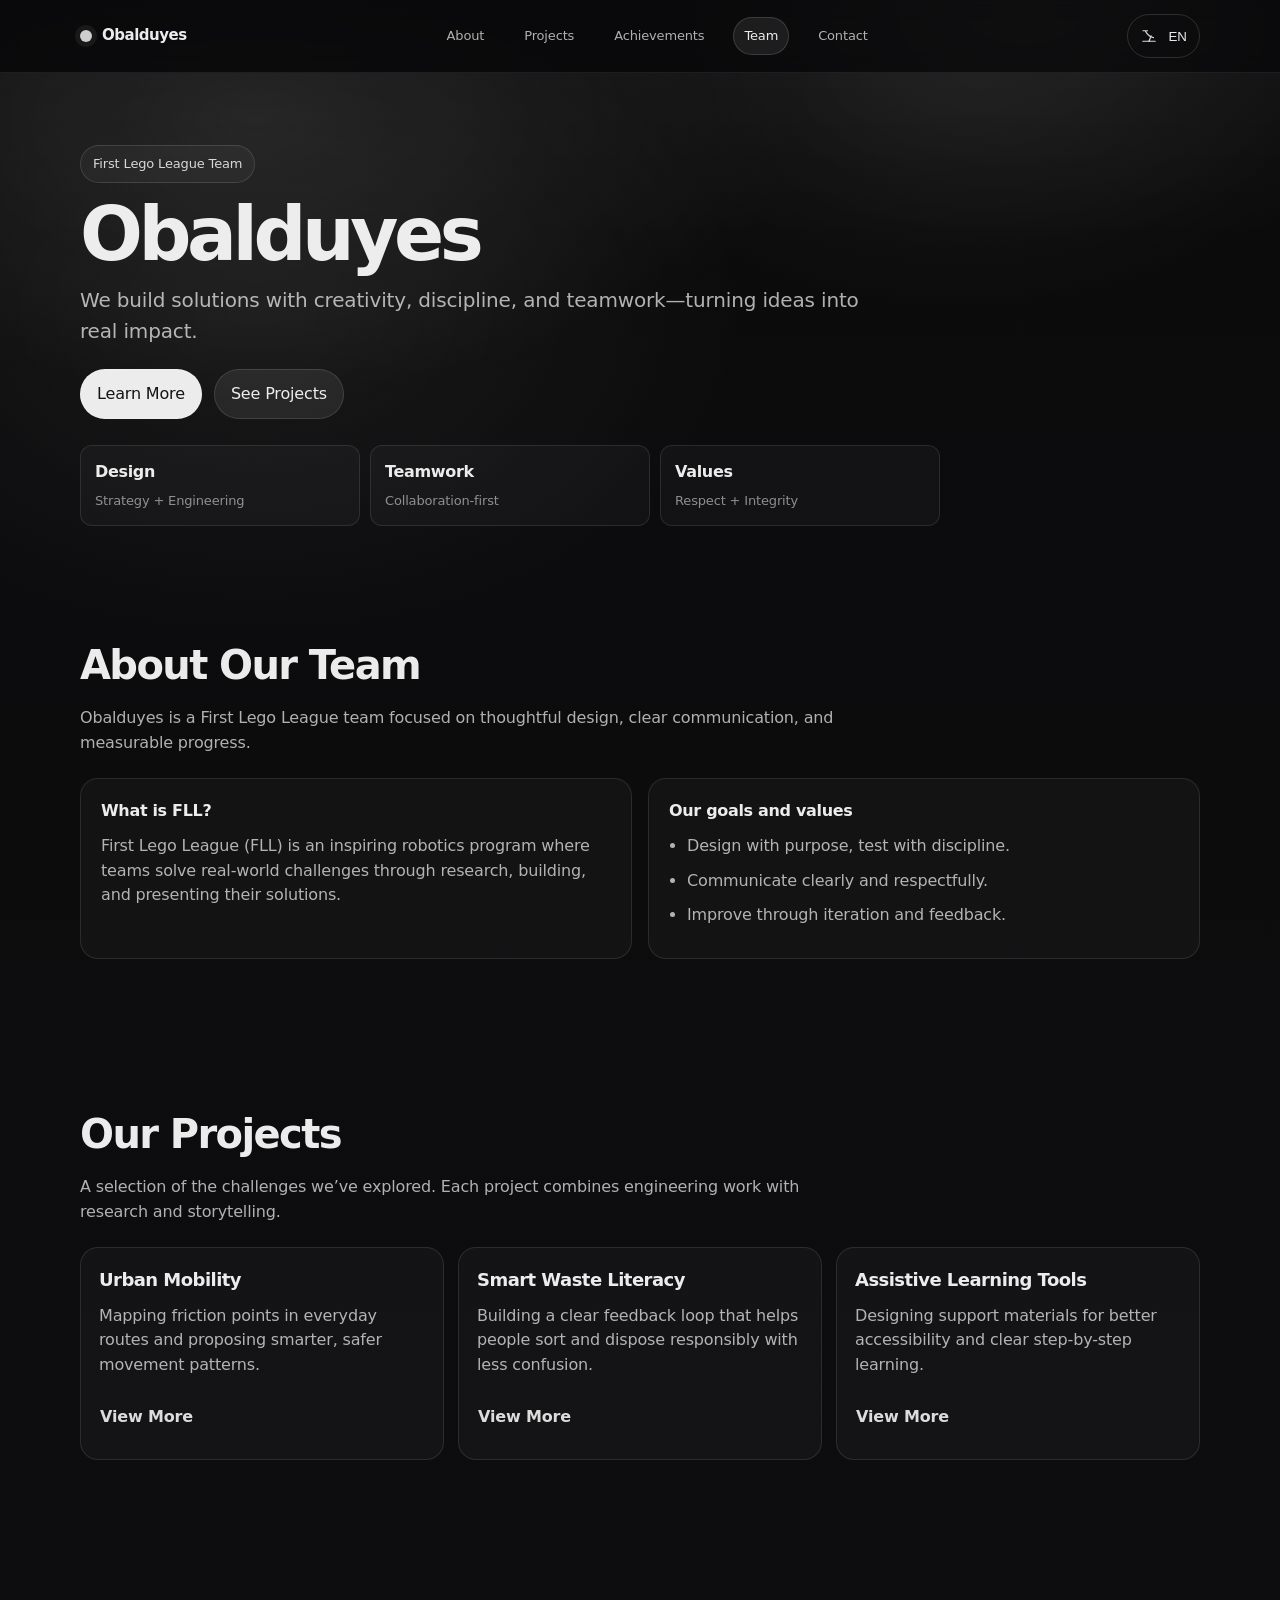
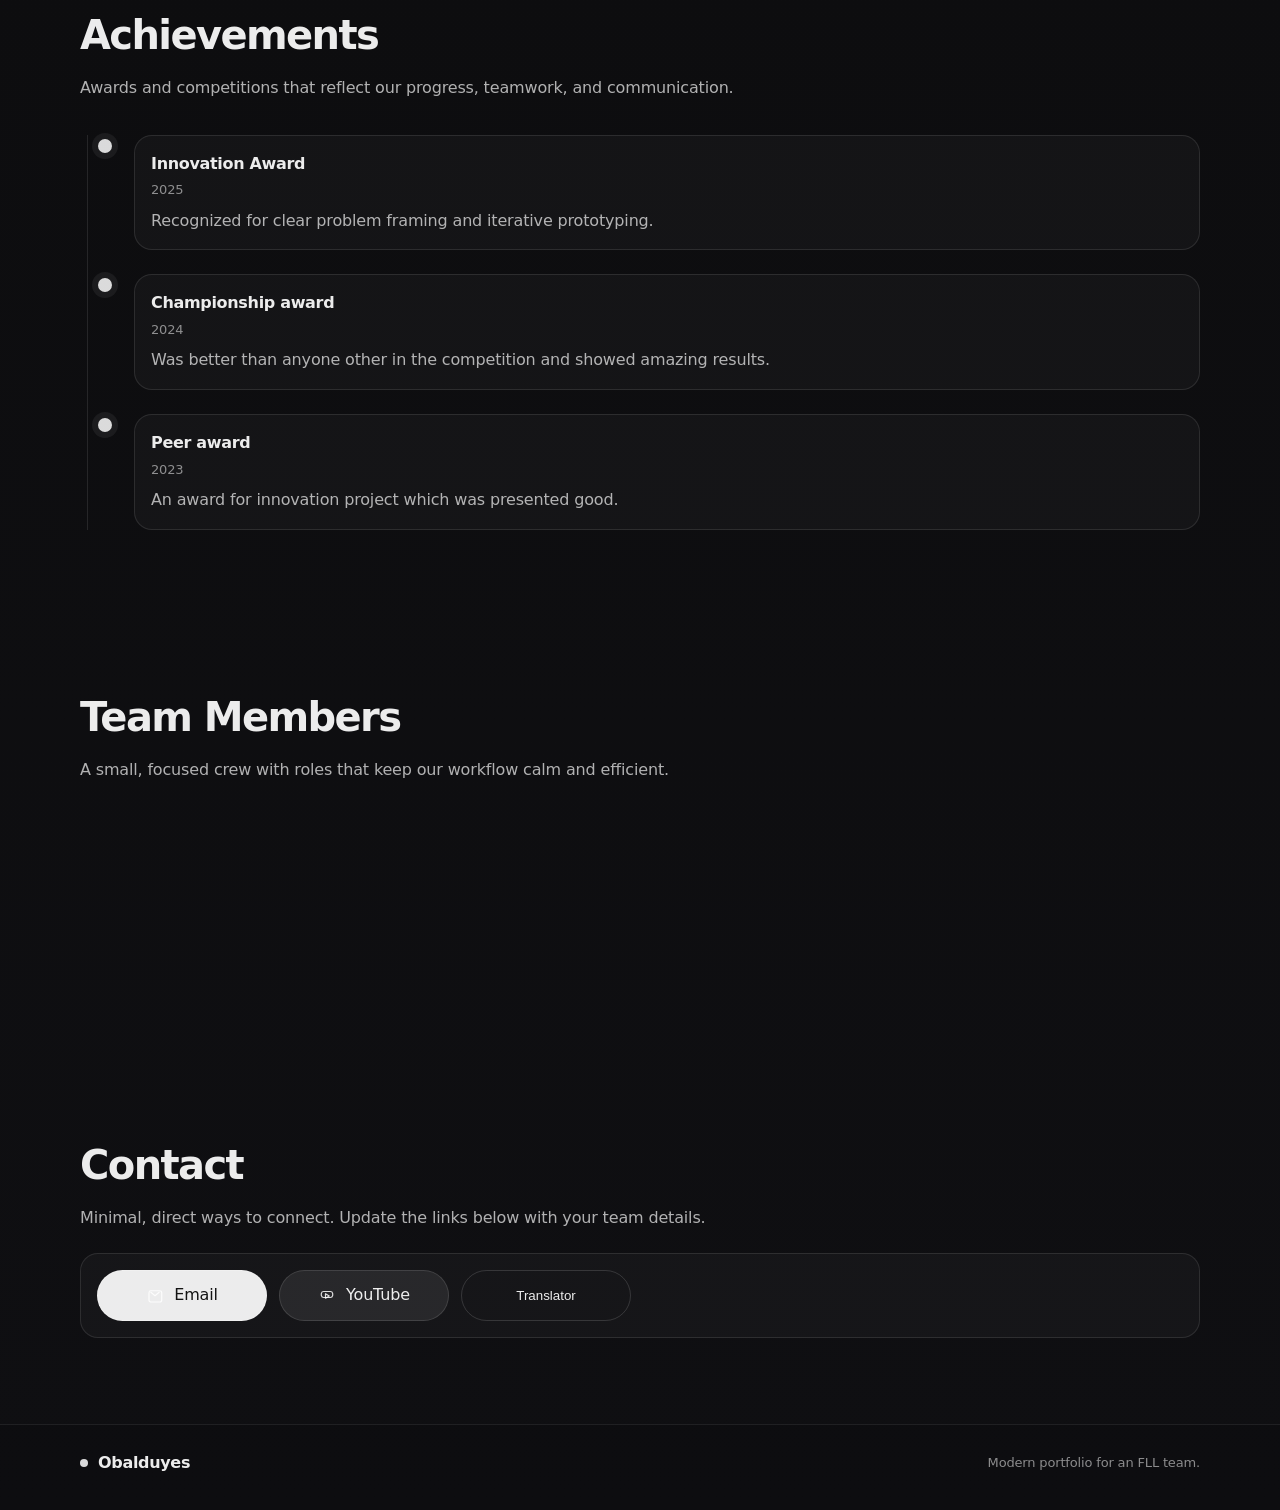
<file: index.html>
<!doctype html>
<html lang="en">
  <head>
    <link rel="icon" href="logo_obalduyes.png" sizes="48x48" type="image/png" />
    <meta charset="UTF-8" />
    <meta name="viewport" content="width=device-width, initial-scale=1.0" />
    <meta name="color-scheme" content="dark" />
    <meta name="theme-color" content="#0b0b0c" />
    <title>Obalduyes | First Lego League Team</title>
    <link rel="stylesheet" href="styles.css" />
  </head>
  <body>
    <a class="skip-link" href="#about">Skip to content</a>

    <header class="nav" data-sticky-nav>
      <div class="container nav__inner">
        <a class="brand" href="#top" aria-label="Obalduyes home">
          <span class="brand__mark" aria-hidden="true"></span>
          <span class="brand__name">Obalduyes</span>
        </a>

        <nav class="nav__links" id="primaryNav" aria-label="Primary">
          <a class="nav__link" href="#about" data-nav-link data-i18n="navAbout">About</a>
          <a class="nav__link" href="#projects" data-nav-link data-i18n="navProjects">Projects</a>
          <a class="nav__link" href="#achievements" data-nav-link data-i18n="navAchievements">Achievements</a>
          <a class="nav__link" href="#team" data-nav-link data-i18n="navTeam">Team</a>
          <a class="nav__link" href="#contact" data-nav-link data-i18n="navContact">Contact</a>
        </nav>

        <div class="nav__right">
          <button
            class="btn btn--ghost btn--icon"
            type="button"
            id="menuBtn"
            aria-label="Open menu"
            aria-expanded="false"
            aria-controls="primaryNav"
          >
            <span class="btn__icon" aria-hidden="true">
              <svg width="18" height="18" viewBox="0 0 24 24" fill="none" xmlns="http://www.w3.org/2000/svg">
                <path d="M4 7h16" stroke="currentColor" stroke-width="1.6" stroke-linecap="round" />
                <path d="M4 12h16" stroke="currentColor" stroke-width="1.6" stroke-linecap="round" />
                <path d="M4 17h16" stroke="currentColor" stroke-width="1.6" stroke-linecap="round" />
              </svg>
            </span>
          </button>

          <button
            class="btn btn--ghost btn--icon"
            type="button"
            id="langToggle"
            aria-label="Language switcher"
          >
            <span class="btn__icon" aria-hidden="true">
              <svg width="18" height="18" viewBox="0 0 24 24" fill="none" xmlns="http://www.w3.org/2000/svg">
                <path
                  d="M4 5h6M7 5c1.2 2.7 3 5.2 6 7.3M13 12c1.5 1 3.2 1.8 5 2.2M12 19c.8-2.3 1.8-4.6 3-7.1"
                  stroke="currentColor"
                  stroke-width="1.6"
                  stroke-linecap="round"
                />
                <path
                  d="M3.8 19h16.4"
                  stroke="currentColor"
                  stroke-width="1.6"
                  stroke-linecap="round"
                />
              </svg>
            </span>
            <span class="btn__text" data-i18n="langToggle">EN</span>
          </button>
        </div>
      </div>
    </header>

    <main id="top">
      <section class="hero" aria-labelledby="heroTitle">
        <div class="hero__bg" aria-hidden="true"></div>
        <div class="container hero__inner">
          <div class="hero__content">
            <p class="pill" data-i18n="heroTag">First Lego League Team</p>
            <h1 class="hero__title reveal" data-reveal id="heroTitle">
              Obalduyes
            </h1>
            <p class="hero__subtitle reveal" data-reveal>
              <span data-i18n="heroSub">
                We build solutions with creativity, discipline, and teamwork—turning ideas into real impact.
              </span>
            </p>

            <div class="hero__actions reveal" data-reveal>
              <a class="btn btn--primary" href="#about" data-scroll-link data-i18n="heroLearnMore">Learn More</a>
              <a
                class="btn btn--secondary"
                href="#projects"
                data-scroll-link
                data-i18n="heroSeeProjects"
              >
                See Projects
              </a>
            </div>

            <div class="hero__meta reveal" data-reveal>
              <div class="stat">
                <div class="stat__value" data-i18n="metaFocus">Design</div>
                <div class="stat__label" data-i18n="metaFocusLabel">Strategy + Engineering</div>
              </div>
              <div class="stat">
                <div class="stat__value" data-i18n="metaTeam">Teamwork</div>
                <div class="stat__label" data-i18n="metaTeamLabel">Collaboration-first</div>
              </div>
              <div class="stat">
                <div class="stat__value" data-i18n="metaValues">Values</div>
                <div class="stat__label" data-i18n="metaValuesLabel">Respect + Integrity</div>
              </div>
            </div>
          </div>
        </div>
      </section>

      <section class="section" id="about" aria-labelledby="aboutTitle">
        <div class="container">
          <header class="section__header reveal" data-reveal>
            <h2 class="section__title" id="aboutTitle" data-i18n="aboutTitle">About Our Team</h2>
            <p class="section__subtitle" data-i18n="aboutSubtitle">
              Obalduyes is a First Lego League team focused on thoughtful design, clear communication, measurable progress, good ideas and realizations.
            </p>
          </header>

          <div class="grid grid--2">
            <div class="panel reveal" data-reveal>
              <h3 class="panel__title" data-i18n="fllWhatTitle">What is FLL?</h3>
              <p class="panel__text" data-i18n="fllWhat">
                First Lego League (FLL) is an inspiring robotics program where teams solve real-world challenges through research, building,
                and presenting their solutions.
              </p>
            </div>

            <div class="panel reveal" data-reveal>
              <h3 class="panel__title" data-i18n="goalsTitle">Our goals and values</h3>
              <ul class="list">
                <li>Design with purpose, test with discipline.</li>
                <li>Communicate clearly and respectfully.</li>
                <li>Improve through iteration and feedback.</li>
              </ul>
            </div>
          </div>
        </div>
      </section>

      <section class="section" id="projects" aria-labelledby="projectsTitle">
        <div class="container">
          <header class="section__header reveal" data-reveal>
            <h2 class="section__title" id="projectsTitle" data-i18n="projectsTitle">Our Projects</h2>
            <p class="section__subtitle" data-i18n="projectsSubtitle">
              A selection of the challenges we’ve explored. Each project combines engineering work with research and storytelling.
            </p>
          </header>

          <div class="cards reveal" data-reveal>
            <article class="card">
              <div class="card__top">
                <h3 class="card__title" data-i18n="p1Title">Urban Mobility</h3>
                <p class="card__desc" data-i18n="p1Desc">
                  Mapping friction points in everyday routes and proposing smarter, safer movement patterns.
                </p>
              </div>
              <div class="card__actions">
                <a class="btn btn--link" href="#contact" data-i18n="viewMore">View More</a>
              </div>
            </article>

            <article class="card">
              <div class="card__top">
                <h3 class="card__title" data-i18n="p2Title">Smart Waste Literacy</h3>
                <p class="card__desc" data-i18n="p2Desc">
                  Building a clear feedback loop that helps people sort and dispose responsibly with less confusion.
                </p>
              </div>
              <div class="card__actions">
                <a class="btn btn--link" href="#contact" data-i18n="viewMore">View More</a>
              </div>
            </article>

            <article class="card">
              <div class="card__top">
                <h3 class="card__title" data-i18n="p3Title">Assistive Learning Tools</h3>
                <p class="card__desc" data-i18n="p3Desc">
                  Designing support materials for better accessibility and clear step-by-step learning.
                </p>
              </div>
              <div class="card__actions">
                <a class="btn btn--link" href="#contact" data-i18n="viewMore">View More</a>
              </div>
            </article>
          </div>
        </div>
      </section>

      <section class="section" id="achievements" aria-labelledby="achievementsTitle">
        <div class="container">
          <header class="section__header reveal" data-reveal>
            <h2 class="section__title" id="achievementsTitle" data-i18n="achievementsTitle">Achievements</h2>
            <p class="section__subtitle" data-i18n="achievementsSubtitle">
              Awards and competitions that reflect our progress, teamwork, and communication.
            </p>
          </header>

          <div class="timeline reveal" data-reveal aria-label="Achievements timeline">
            <div class="timeline__item">
              <div class="timeline__dot" aria-hidden="true"></div>
              <div class="timeline__content">
                <div class="timeline__title" data-i18n="a1">Innovation Award</div>
                <div class="timeline__meta">2025</div>
                <p class="timeline__text" data-i18n="a1Desc">Recognized for clear problem framing and iterative prototyping.</p>
              </div>
            </div>
            <div class="timeline__item">
              <div class="timeline__dot" aria-hidden="true"></div>
              <div class="timeline__content">
                <div class="timeline__title" data-i18n="a2">Championship award</div>
                <div class="timeline__meta">2024</div>
                <p class="timeline__text" data-i18n="a2Desc">Was better than anyone other in the competition and showed amazing results.</p>
              </div>
            </div>
            <div class="timeline__item">
              <div class="timeline__dot" aria-hidden="true"></div>
              <div class="timeline__content">
                <div class="timeline__title" data-i18n="a3">Peer award</div>
                <div class="timeline__meta">2023</div>
                <p class="timeline__text" data-i18n="a3Desc">An award for innovation project which was presented good.</p>
              </div>
            </div>
          </div>
        </div>
      </section>

      <section class="section" id="team" aria-labelledby="teamTitle">
        <div class="container">
          <header class="section__header reveal" data-reveal>
            <h2 class="section__title" id="teamTitle" data-i18n="teamTitle">Team Members</h2>
            <p class="section__subtitle" data-i18n="teamSubtitle">
              A small, focused crew with roles that keep our workflow calm and efficient.
            </p>
          </header>

          <div class="members reveal" data-reveal">
            <article class="member cardish">
              <div class="member__avatar" aria-hidden="true"></div>
              <div class="member__info">
                <div class="member__name" data-i18n="m1Name">Antar</div>
                <div class="member__role" data-i18n="m1Role">Team Leader / Cader</div>
              </div>
            </article>
            <article class="member cardish">
              <div class="member__avatar" aria-hidden="true"></div>
              <div class="member__info">
                <div class="member__name" data-i18n="m2Name">Sazhar</div>
                <div class="member__role" data-i18n="m2Role">Engineering / Manager</div>
              </div>
            </article>
            <article class="member cardish">
              <div class="member__avatar" aria-hidden="true"></div>
              <div class="member__info">
                <div class="member__name" data-i18n="m3Name">Alibi</div>
                <div class="member__role" data-i18n="m3Role">Research / Documentation</div>
              </div>
            </article>
            <article class="member cardish">
              <div class="member__avatar" aria-hidden="true"></div>
              <div class="member__info">
                <div class="member__name" data-i18n="m4Name">Ansar</div>
                <div class="member__role" data-i18n="m4Role">Engineer / Robogame</div>
              </div>
            </article> <article class="member cardish">
              <div class="member__avatar" aria-hidden="true"></div>
              <div class="member__info">
                <div class="member__name" data-i18n="m4Name">Insar</div>
                <div class="member__role" data-i18n="m4Role">Coding / Robogame</div>
              </div>
            </article> <article class="member cardish">
              <div class="member__avatar" aria-hidden="true"></div>
              <div class="member__info">
                <div class="member__name" data-i18n="m4Name">Aziz</div>
                <div class="member__role" data-i18n="m4Role">Research / Site maker</div>
              </div>
            </article>
            <article class="member cardish">
              <div class="member__avatar" aria-hidden="true"></div>
              <div class="member__info">
                <div class="member__name" data-i18n="m4Name">Nurali</div>
                <div class="member__role" data-i18n="m4Role">Coding / Robogame</div>
              </div>
            </article>
          </div>
        </div>
      </section>

      <section class="section section--contact" id="contact" aria-labelledby="contactTitle">
        <div class="container">
          <header class="section__header reveal" data-reveal>
            <h2 class="section__title" id="contactTitle" data-i18n="contactTitle">Contact</h2>
            <p class="section__subtitle" data-i18n="contactSubtitle">
              Minimal, direct ways to connect. Update the links below with your team details.
            </p>
          </header>

          <div class="contactBar reveal" data-reveal>
            <a class="btn btn--primary btn--wide" id="emailBtn" href="mailto:team@obalduyes.org">
              <span class="btn__icon" aria-hidden="true">
                <svg width="18" height="18" viewBox="0 0 24 24" fill="none" xmlns="http://www.w3.org/2000/svg">
                  <path
                    d="M4 7.5C4 6.1 5.1 5 6.5 5h11C19.9 5 21 6.1 21 7.5v9C21 18.9 19.9 20 18.5 20h-11C5.1 20 4 18.9 4 17.5v-10Z"
                    stroke="currentColor"
                    stroke-width="1.6"
                  />
                  <path
                    d="M6.5 7l5.5 4.6L17.5 7"
                    stroke="currentColor"
                    stroke-width="1.6"
                    stroke-linecap="round"
                    stroke-linejoin="round"
                  />
                </svg>
              </span>
              <span class="btn__text" data-i18n="emailBtn">Email</span>
            </a>

            <a
              class="btn btn--secondary btn--wide"
              id="youtubeBtn"
              href="https://www.youtube.com/"
              target="_blank"
              rel="noreferrer"
            >
              <span class="btn__icon" aria-hidden="true">
                <svg width="18" height="18" viewBox="0 0 24 24" fill="none" xmlns="http://www.w3.org/2000/svg">
                  <path
                    d="M10 15l5-3-5-3v6Z"
                    stroke="currentColor"
                    stroke-width="1.6"
                    stroke-linejoin="round"
                  />
                  <path
                    d="M4.5 8.5C4.8 7 6 6 7.6 6h8.8c1.6 0 2.8 1 3.1 2.5.2 1 .2 2.1 0 3.1-.3 1.5-1.5 2.4-3.1 2.4H7.6c-1.6 0-2.8-.9-3.1-2.4-.2-1-.2-2.1 0-3.1Z"
                    stroke="currentColor"
                    stroke-width="1.6"
                  />
                </svg>
              </span>
              <span class="btn__text" data-i18n="youtubeBtn">YouTube</span>
            </a>

            <button class="btn btn--ghost btn--wide" id="translatorBtn" type="button">
              <span class="btn__text" data-i18n="translatorBtn">Translator</span>
            </button>
          </div>
        </div>
      </section>
    </main>

    <footer class="footer">
      <div class="container footer__inner">
        <div class="footer__brand">
          <span class="footer__dot" aria-hidden="true"></span>
          <span>Obalduyes</span>
        </div>
        <div class="footer__meta" data-i18n="footerMeta">Modern portfolio for an FLL team.</div>
      </div>
    </footer>

    <script src="script.js" defer></script>
  </body>
</html>
</file>
<file: styles.css>
:root{
  --bg: #0b0b0c;
  --bg2:#0f0f12;
  --panel: rgba(255,255,255,.04);
  --panel2: rgba(255,255,255,.06);
  --text: rgba(255,255,255,.92);
  --muted: rgba(255,255,255,.68);
  --muted2: rgba(255,255,255,.52);
  --line: rgba(255,255,255,.10);
  --line2: rgba(255,255,255,.14);
  --shadow: 0 20px 60px rgba(0,0,0,.45);
  --shadow2: 0 10px 35px rgba(0,0,0,.35);
  --radius: 18px;
  --radius-sm: 12px;
  --container: 1120px;
  --focus: rgba(255,255,255,.75);

  --ease: cubic-bezier(.2,.8,.2,1);
}

*{ box-sizing: border-box; }
html{ scroll-behavior: smooth; }
body{
  margin: 0;
  background: radial-gradient(900px 600px at 20% 10%, rgba(255,255,255,.06), transparent 55%),
    radial-gradient(700px 500px at 80% 0%, rgba(255,255,255,.045), transparent 50%),
    linear-gradient(180deg, var(--bg), var(--bg2));
  color: var(--text);
  font-family: ui-sans-serif, system-ui, -apple-system, Segoe UI, Roboto, Helvetica, Arial, "Apple Color Emoji","Segoe UI Emoji";
  line-height: 1.55;
  letter-spacing: -0.01em;
}

img{ max-width: 100%; display: block; }
a{ color: inherit; text-decoration: none; }

.skip-link{
  position: absolute;
  top: 10px;
  left: 10px;
  transform: translateY(-150%);
  padding: 10px 12px;
  border-radius: 10px;
  background: rgba(255,255,255,.1);
  border: 1px solid var(--line);
  color: var(--text);
  z-index: 9999;
}
.skip-link:focus{ transform: translateY(0); outline: 2px solid var(--focus); outline-offset: 2px; }

.container{
  width: min(var(--container), calc(100% - 40px));
  margin: 0 auto;
}

/* Nav */
.nav{
  position: sticky;
  top: 0;
  z-index: 50;
  border-bottom: 1px solid rgba(255,255,255,.08);
  background: rgba(10,10,12,.55);
  backdrop-filter: blur(10px);
}
.nav__inner{
  display: flex;
  align-items: center;
  justify-content: space-between;
  gap: 18px;
  padding: 14px 0;
}
.brand{
  display: inline-flex;
  align-items: center;
  gap: 10px;
  font-weight: 650;
  letter-spacing: -0.03em;
}
.brand__mark{
  width: 12px;
  height: 12px;
  border-radius: 999px;
  background: rgba(255,255,255,.8);
  box-shadow: 0 0 0 5px rgba(255,255,255,.06);
}
.brand__name{ font-size: 15px; }

.nav__links{
  display: flex;
  align-items: center;
  gap: 18px;
}
.nav__link{
  font-size: 13px;
  color: var(--muted);
  padding: 8px 10px;
  border-radius: 999px;
  border: 1px solid transparent;
  transition: background .25s var(--ease), border-color .25s var(--ease), color .25s var(--ease);
  white-space: nowrap;
}
.nav__link:hover{
  color: var(--text);
  background: rgba(255,255,255,.06);
  border-color: rgba(255,255,255,.10);
}
.nav__link.is-active{
  color: var(--text);
  background: rgba(255,255,255,.08);
  border-color: rgba(255,255,255,.14);
}

.nav__right{ display: flex; align-items: center; gap: 12px; }
#menuBtn{ display: none; }

/* Buttons */
.btn{
  display: inline-flex;
  align-items: center;
  justify-content: center;
  gap: 10px;
  padding: 12px 16px;
  border-radius: 999px;
  border: 1px solid rgba(255,255,255,.12);
  background: rgba(255,255,255,.06);
  color: var(--text);
  transition:
    transform .25s var(--ease),
    background .25s var(--ease),
    border-color .25s var(--ease),
    box-shadow .25s var(--ease);
  box-shadow: 0 0 0 rgba(0,0,0,0);
  user-select: none;
}
.btn:focus-visible{ outline: 2px solid var(--focus); outline-offset: 3px; }

.btn__icon{
  display: inline-flex;
  align-items: center;
  justify-content: center;
  color: rgba(255,255,255,.85);
}
.btn--icon{ padding: 12px; }

.btn--primary{
  background: rgba(255,255,255,.92);
  color: rgba(0,0,0,.92);
  border-color: rgba(255,255,255,.18);
}
.btn--secondary{
  background: rgba(255,255,255,.08);
}
.btn--ghost{
  background: transparent;
  border-color: rgba(255,255,255,.14);
}
.btn--link{
  padding: 10px 0;
  border-radius: 0;
  border: 1px solid transparent;
  background: transparent;
  box-shadow: none;
  font-weight: 600;
  color: rgba(255,255,255,.85);
  transition: color .25s var(--ease), transform .25s var(--ease);
}
.btn--wide{ min-width: 170px; }

.btn:hover{
  transform: translateY(-1px);
  background: rgba(255,255,255,.10);
  border-color: rgba(255,255,255,.18);
  box-shadow: var(--shadow2);
}
.btn--primary:hover{
  background: rgba(255,255,255,.98);
  box-shadow: 0 16px 40px rgba(255,255,255,.08);
}
.btn--link:hover{
  color: rgba(255,255,255,1);
  transform: translateX(2px);
}
.btn--ghost:hover{
  background: rgba(255,255,255,.06);
}

/* Hero */
.hero{
  position: relative;
  padding: 72px 0 36px;
  overflow: hidden;
}
.hero__bg{
  position: absolute;
  inset: -1px;
  pointer-events: none;
  background:
    radial-gradient(900px 500px at 20% 10%, rgba(255,255,255,.09), transparent 60%),
    radial-gradient(800px 500px at 75% 0%, rgba(255,255,255,.06), transparent 55%),
    linear-gradient(180deg, rgba(255,255,255,.02), transparent 35%);
  opacity: .9;
}
.hero__bg::after{
  content: "";
  position: absolute;
  inset: 0;
  background:
    repeating-linear-gradient(90deg, rgba(255,255,255,.03) 0 1px, transparent 1px 10px),
    repeating-linear-gradient(0deg, rgba(255,255,255,.025) 0 1px, transparent 1px 10px);
  opacity: .12;
  transform: translateZ(0);
  mask-image: radial-gradient(circle at 30% 15%, black 0 50%, transparent 70%);
}
.hero__inner{ position: relative; }
.hero__content{ max-width: 860px; }
.pill{
  display: inline-flex;
  align-items: center;
  gap: 10px;
  padding: 8px 12px;
  border-radius: 999px;
  border: 1px solid rgba(255,255,255,.12);
  background: rgba(255,255,255,.04);
  color: rgba(255,255,255,.82);
  font-size: 13px;
  margin: 0 0 14px;
}
.hero__title{
  font-size: clamp(44px, 6vw, 74px);
  margin: 0 0 12px;
  letter-spacing: -0.06em;
  line-height: 1.02;
}
.hero__subtitle{
  color: var(--muted);
  font-size: clamp(16px, 2.2vw, 20px);
  margin: 0 0 22px;
  max-width: 62ch;
}
.hero__actions{
  display: flex;
  flex-wrap: wrap;
  gap: 12px;
  margin-bottom: 26px;
}
.hero__meta{
  display: grid;
  grid-template-columns: repeat(3, minmax(0, 1fr));
  gap: 10px;
}
.stat{
  padding: 14px 14px;
  border-radius: var(--radius-sm);
  border: 1px solid rgba(255,255,255,.10);
  background: rgba(255,255,255,.03);
}
.stat__value{
  font-weight: 700;
  letter-spacing: -0.02em;
  margin-bottom: 6px;
}
.stat__label{
  color: var(--muted2);
  font-size: 13px;
}

/* Sections */
.section{
  padding: 72px 0;
}
.section--contact{ padding-bottom: 86px; }
.section__header{
  display: grid;
  gap: 10px;
  margin-bottom: 22px;
}
.section__title{
  margin: 0;
  font-size: clamp(26px, 3.5vw, 40px);
  letter-spacing: -0.04em;
}
.section__subtitle{
  margin: 0;
  color: var(--muted);
  max-width: 75ch;
}

.reveal{
  opacity: 0;
  transform: translateY(14px);
  transition: opacity .7s var(--ease), transform .7s var(--ease);
}
.is-visible{
  opacity: 1;
  transform: translateY(0);
}

.grid{
  display: grid;
  gap: 16px;
}
.grid--2{
  grid-template-columns: repeat(2, minmax(0, 1fr));
}
.panel{
  border: 1px solid rgba(255,255,255,.10);
  background: rgba(255,255,255,.03);
  border-radius: var(--radius);
  padding: 20px;
  box-shadow: 0 0 0 rgba(0,0,0,0);
}
.panel__title{
  margin: 0 0 10px;
  font-size: 16px;
  letter-spacing: -0.02em;
}
.panel__text{
  margin: 0;
  color: var(--muted);
}
.list{
  margin: 0;
  padding-left: 18px;
  color: var(--muted);
}
.list li{ margin: 10px 0; }

/* Cards */
.cards{
  display: grid;
  grid-template-columns: repeat(3, minmax(0, 1fr));
  gap: 14px;
}
.card{
  border: 1px solid rgba(255,255,255,.10);
  background: rgba(255,255,255,.03);
  border-radius: var(--radius);
  padding: 18px;
  box-shadow: 0 0 0 rgba(0,0,0,0);
  transition: transform .25s var(--ease), border-color .25s var(--ease), background .25s var(--ease), box-shadow .25s var(--ease);
}
.card:hover{
  transform: translateY(-2px);
  border-color: rgba(255,255,255,.16);
  background: rgba(255,255,255,.05);
  box-shadow: var(--shadow2);
}
.card__title{
  margin: 0 0 10px;
  font-size: 18px;
  letter-spacing: -0.03em;
}
.card__desc{
  margin: 0;
  color: var(--muted);
}
.card__actions{ margin-top: 16px; }

/* Timeline */
.timeline{
  position: relative;
  padding-left: 18px;
  margin-top: 8px;
}
.timeline::before{
  content: "";
  position: absolute;
  left: 7px;
  top: 12px;
  bottom: 12px;
  width: 1px;
  background: rgba(255,255,255,.10);
}
.timeline__item{
  display: grid;
  grid-template-columns: 26px 1fr;
  gap: 10px;
  padding: 12px 0;
}
.timeline__dot{
  width: 14px;
  height: 14px;
  border-radius: 999px;
  background: rgba(255,255,255,.85);
  box-shadow: 0 0 0 6px rgba(255,255,255,.06);
  margin-top: 4px;
}
.timeline__content{
  border: 1px solid rgba(255,255,255,.10);
  background: rgba(255,255,255,.03);
  border-radius: var(--radius);
  padding: 16px;
}
.timeline__title{
  font-weight: 700;
  letter-spacing: -0.02em;
  margin-bottom: 4px;
}
.timeline__meta{
  color: var(--muted2);
  font-size: 13px;
  margin-bottom: 8px;
}
.timeline__text{
  margin: 0;
  color: var(--muted);
}

/* Members */
.members{
  display: grid;
  grid-template-columns: repeat(4, minmax(0, 1fr));
  gap: 12px;
}
.cardish{
  border: 1px solid rgba(255,255,255,.10);
  background: rgba(255,255,255,.03);
  border-radius: var(--radius);
  padding: 18px;
  transition: transform .25s var(--ease), border-color .25s var(--ease), background .25s var(--ease);
}
.cardish:hover{
  transform: translateY(-2px);
  border-color: rgba(255,255,255,.16);
  background: rgba(255,255,255,.05);
}
.member{
  display: grid;
  grid-template-columns: 44px 1fr;
  align-items: center;
  gap: 12px;
}
.member__avatar{
  width: 44px;
  height: 44px;
  border-radius: 14px;
  background: linear-gradient(180deg, rgba(255,255,255,.12), rgba(255,255,255,.05));
  border: 1px solid rgba(255,255,255,.12);
  box-shadow: inset 0 0 0 1px rgba(0,0,0,.3);
}
.member__name{
  font-weight: 750;
  letter-spacing: -0.02em;
  margin-bottom: 4px;
}
.member__role{
  color: var(--muted);
  font-size: 13px;
}

/* Contact */
.contactBar{
  border: 1px solid rgba(255,255,255,.10);
  background: rgba(255,255,255,.03);
  border-radius: var(--radius);
  padding: 16px;
  display: flex;
  gap: 12px;
  flex-wrap: wrap;
  justify-content: flex-start;
}
.footer{
  padding: 26px 0 34px;
  border-top: 1px solid rgba(255,255,255,.08);
  background: rgba(0,0,0,.12);
}
.footer__inner{
  display: flex;
  justify-content: space-between;
  gap: 16px;
  align-items: center;
}
.footer__brand{
  display: flex;
  align-items: center;
  gap: 10px;
  font-weight: 650;
  letter-spacing: -0.02em;
}
.footer__dot{
  width: 8px;
  height: 8px;
  border-radius: 999px;
  background: rgba(255,255,255,.85);
}
.footer__meta{
  color: var(--muted2);
  font-size: 13px;
}

/* Responsive */
@media (max-width: 980px){
  #menuBtn{ display: inline-flex; }
  .cards{ grid-template-columns: 1fr; }
  .grid--2{ grid-template-columns: 1fr; }
  .members{ grid-template-columns: 1fr 1fr; }
  .hero__meta{ grid-template-columns: 1fr; }
  .nav__inner{ position: relative; }
  .nav__links{
    position: absolute;
    top: calc(100% + 12px);
    right: 0;
    width: min(340px, 100%);
    flex-direction: column;
    align-items: stretch;
    gap: 8px;
    padding: 12px;
    display: none;
    background: rgba(10,10,12,.78);
    border: 1px solid rgba(255,255,255,.12);
    border-radius: var(--radius);
    box-shadow: var(--shadow2);
  }
  .nav__links.is-open{ display: flex; }
  .nav__link{ width: 100%; }
}

@media (max-width: 520px){
  .container{ width: calc(100% - 26px); }
  .members{ grid-template-columns: 1fr; }
  .btn--wide{ min-width: 0; width: 100%; }
  .contactBar{ padding: 12px; }
  .footer__inner{ flex-direction: column; align-items: flex-start; }
}

@media (prefers-reduced-motion: reduce){
  html{ scroll-behavior: auto; }
  .reveal{ transition: none; transform: none; opacity: 1; }
  .card, .btn, .nav__link{ transition: none; }
}
</file>
